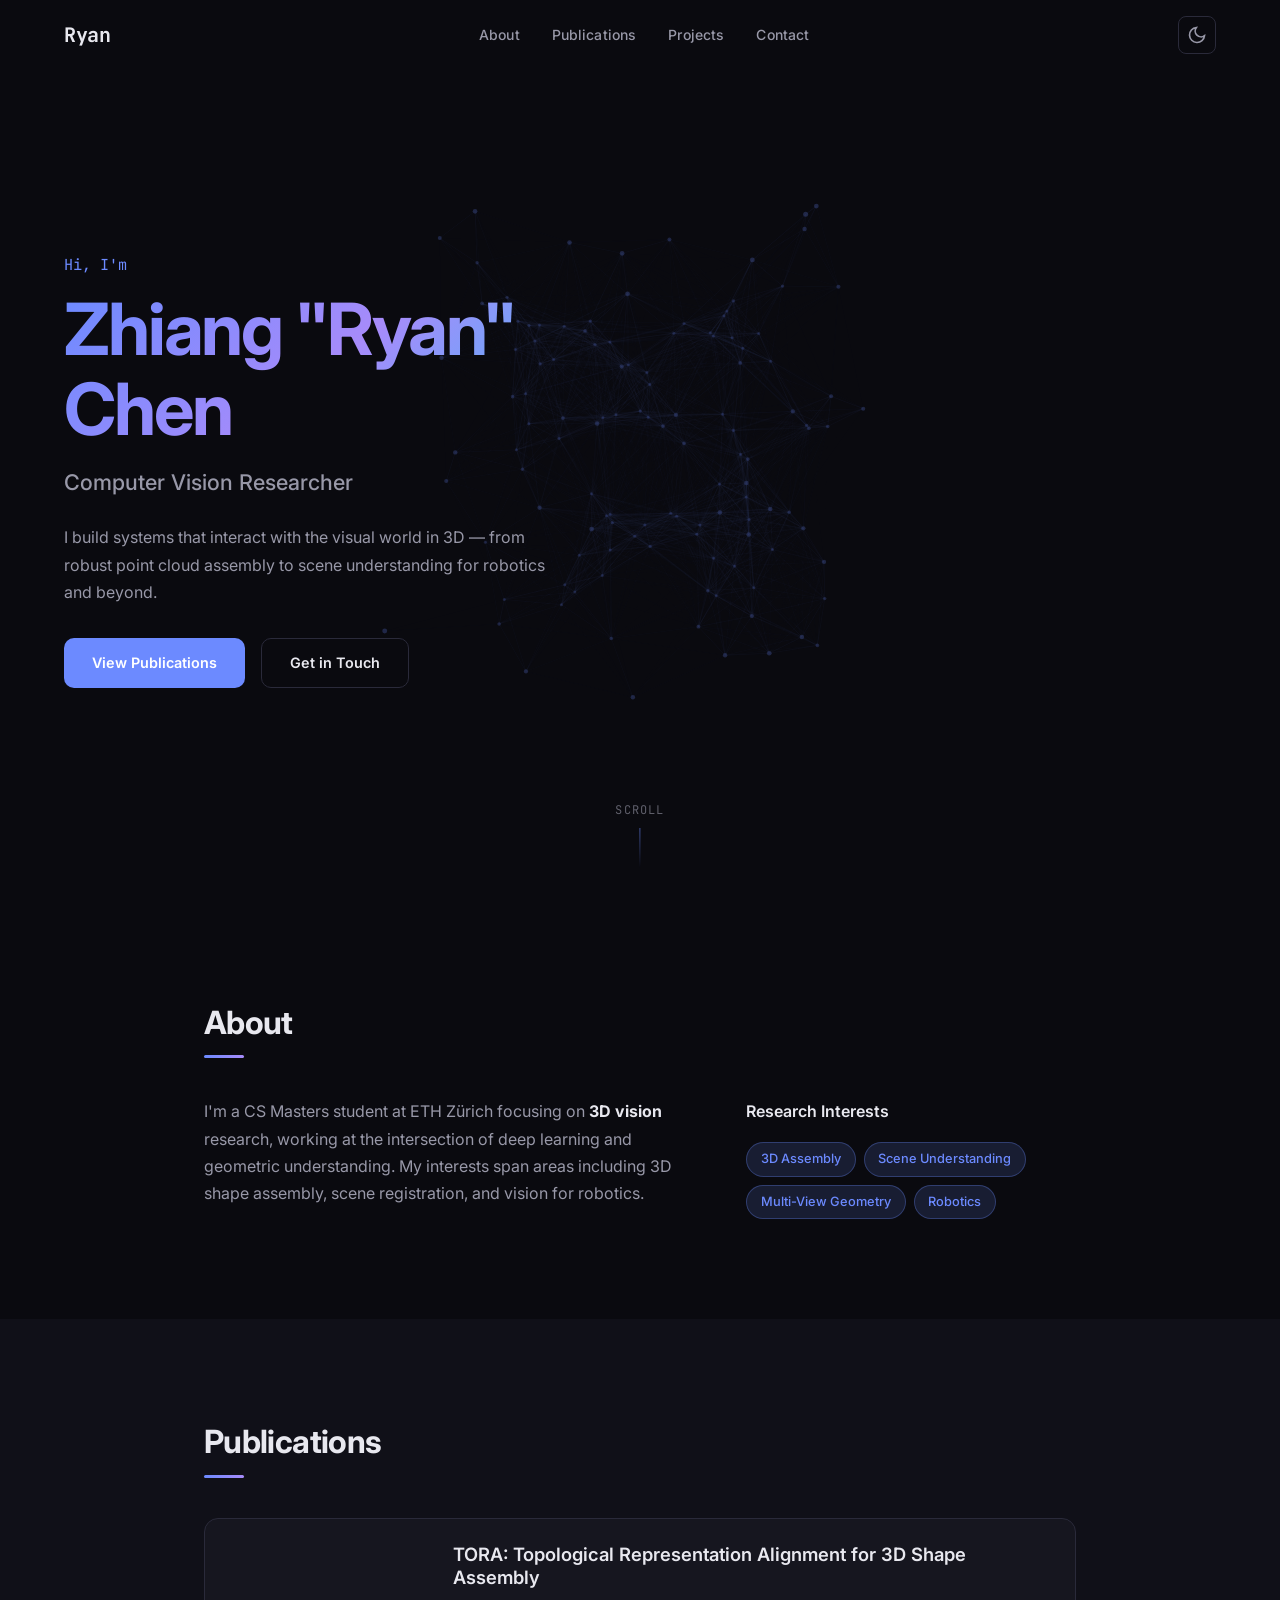
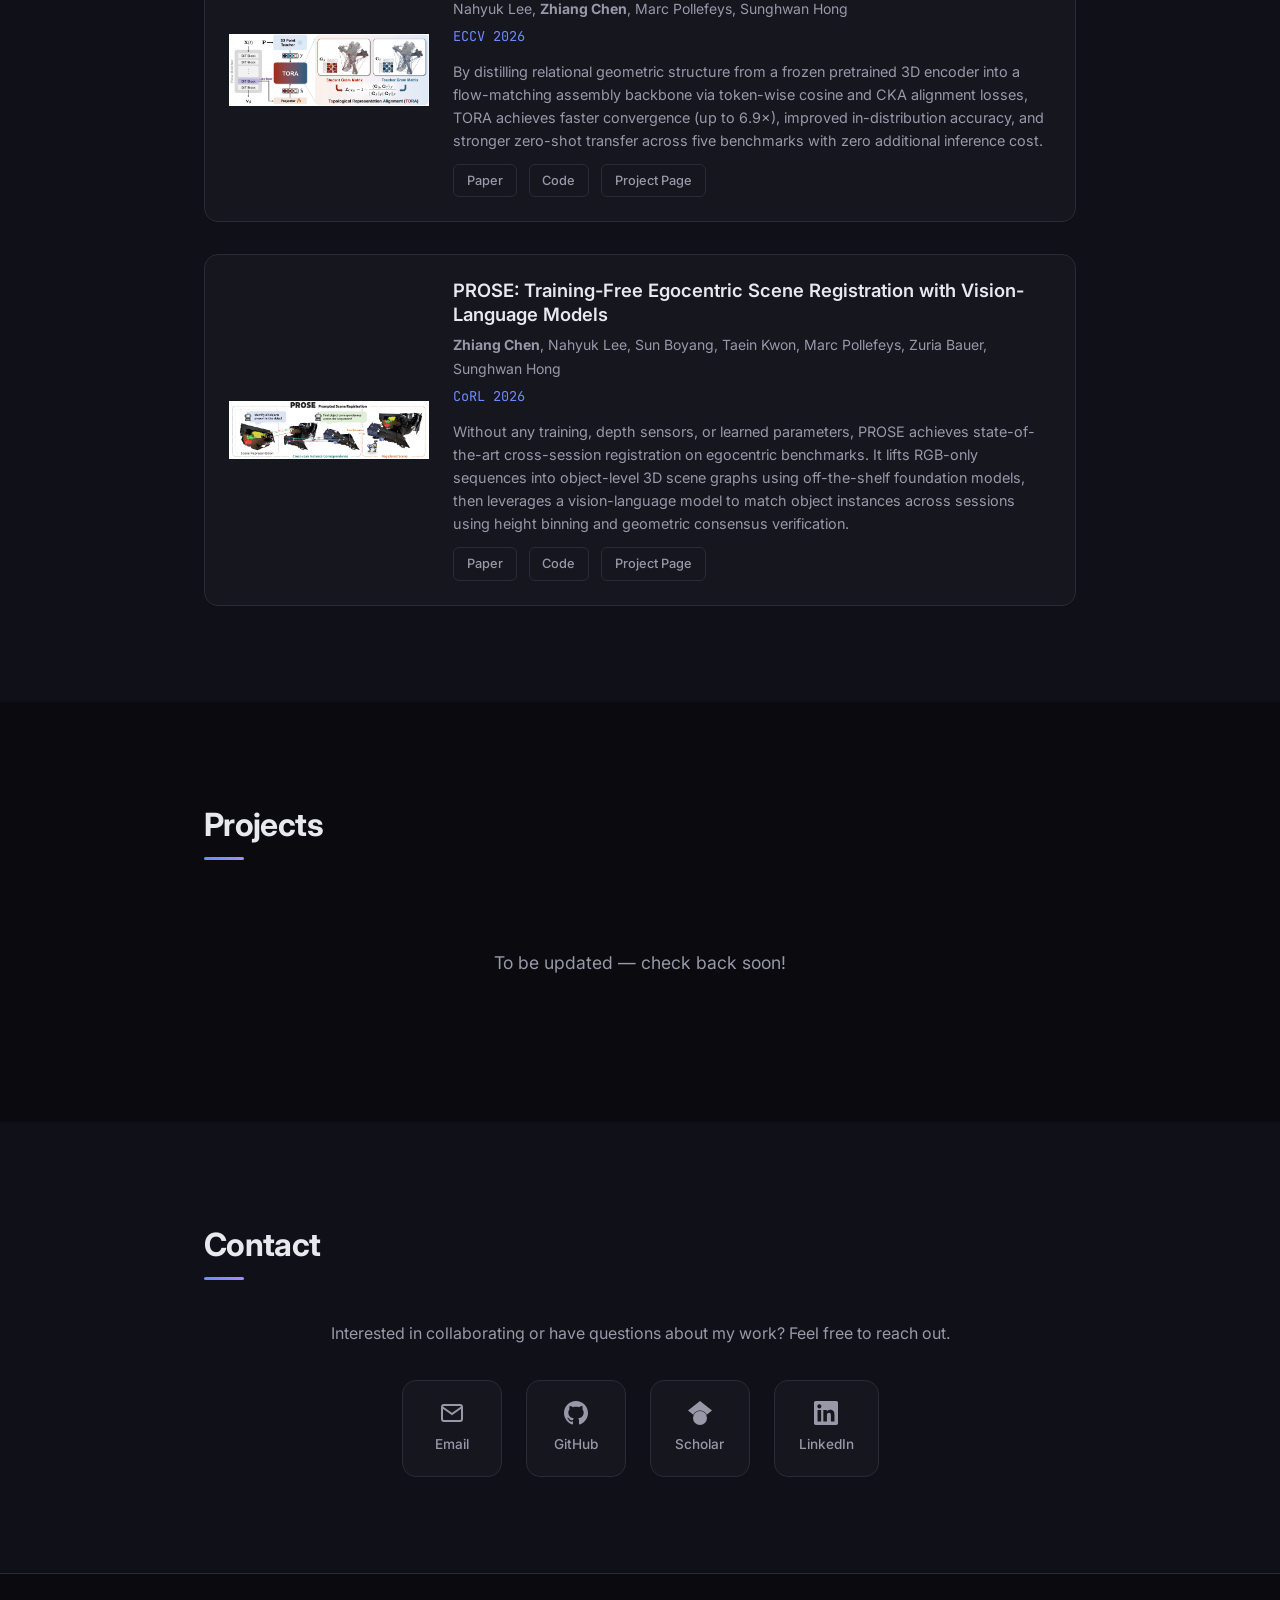
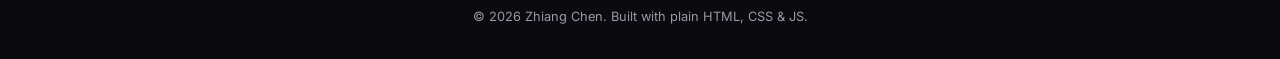
<file: index.html>
<!DOCTYPE html>
<html lang="en">
<head>
  <meta charset="UTF-8">
  <meta name="viewport" content="width=device-width, initial-scale=1.0">
  <title>Zhiang "Ryan" Chen — Computer Vision Researcher</title>
  <link rel="preconnect" href="https://fonts.googleapis.com">
  <link rel="preconnect" href="https://fonts.gstatic.com" crossorigin>
  <link href="https://fonts.googleapis.com/css2?family=Inter:wght@400;500;600;700&family=JetBrains+Mono:wght@400;500&display=swap" rel="stylesheet">
  <link rel="stylesheet" href="style.css">
</head>
<body>
  <canvas id="bg-canvas"></canvas>

  <nav class="navbar" id="navbar">
    <a href="#" class="nav-logo">Ryan</a>
    <div class="nav-links">
      <a href="#about">About</a>
      <a href="#publications">Publications</a>
      <a href="#projects">Projects</a>
      <a href="#contact">Contact</a>
    </div>
    <button class="theme-toggle" id="theme-toggle" aria-label="Toggle theme">
      <svg class="icon-sun" width="20" height="20" viewBox="0 0 24 24" fill="none" stroke="currentColor" stroke-width="2"><circle cx="12" cy="12" r="5"/><line x1="12" y1="1" x2="12" y2="3"/><line x1="12" y1="21" x2="12" y2="23"/><line x1="4.22" y1="4.22" x2="5.64" y2="5.64"/><line x1="18.36" y1="18.36" x2="19.78" y2="19.78"/><line x1="1" y1="12" x2="3" y2="12"/><line x1="21" y1="12" x2="23" y2="12"/><line x1="4.22" y1="19.78" x2="5.64" y2="18.36"/><line x1="18.36" y1="5.64" x2="19.78" y2="4.22"/></svg>
      <svg class="icon-moon" width="20" height="20" viewBox="0 0 24 24" fill="none" stroke="currentColor" stroke-width="2"><path d="M21 12.79A9 9 0 1 1 11.21 3 7 7 0 0 0 21 12.79z"/></svg>
    </button>
  </nav>

  <main>
    <!-- Hero -->
    <section class="hero" id="hero">
      <div class="hero-content">
        <div class="hero-text">
          <p class="hero-greeting">Hi, I'm</p>
          <h1 class="hero-name">Zhiang "Ryan" Chen</h1>
          <p class="hero-tagline">Computer Vision Researcher</p>
          <p class="hero-description">
            I build systems that interact with the visual world in 3D — from robust point cloud assembly
            to scene understanding for robotics and beyond.
          </p>
          <div class="hero-cta">
            <a href="#publications" class="btn btn-primary">View Publications</a>
            <a href="#contact" class="btn btn-outline">Get in Touch</a>
          </div>
        </div>
        <div class="hero-visual">
          <div class="point-cloud" id="point-cloud"></div>
        </div>
      </div>
      <div class="scroll-indicator">
        <span>Scroll</span>
        <div class="scroll-line"></div>
      </div>
    </section>

    <!-- About -->
    <section class="section" id="about">
      <div class="section-container">
        <h2 class="section-title">About</h2>
        <div class="about-grid">
          <div class="about-text">
            <p>
              I'm a CS Masters student at ETH Zürich focusing on <strong>3D vision</strong> research,
              working at the intersection of deep learning and geometric understanding.
              My interests span areas including 3D shape assembly, scene registration, and vision for robotics.
            </p>
          </div>
          <div class="about-interests">
            <h3>Research Interests</h3>
            <div class="tag-list">
              <span class="tag">3D Assembly</span>
              <span class="tag">Scene Understanding</span>
              <span class="tag">Multi-View Geometry</span>
              <span class="tag">Robotics</span>
            </div>
          </div>
        </div>
      </div>
    </section>

    <!-- Publications -->
    <section class="section section-alt" id="publications">
      <div class="section-container">
        <h2 class="section-title">Publications</h2>
        <div class="publications-list">

          <article class="pub-card">
            <div class="pub-thumbnail">
              <img src="assets/tora.png" alt="TORA paper figure">
            </div>
            <div class="pub-info">
              <h3 class="pub-title">TORA: Topological Representation Alignment for 3D Shape Assembly</h3>
              <p class="pub-authors">Nahyuk Lee, <strong>Zhiang Chen</strong>, Marc Pollefeys, Sunghwan Hong</p>
              <p class="pub-venue">ECCV 2026</p>
              <p class="pub-abstract">
                By distilling relational geometric structure from a frozen pretrained 3D encoder into a flow-matching assembly backbone via token-wise cosine and CKA alignment losses, TORA achieves faster convergence (up to 6.9×), improved in-distribution accuracy, and stronger zero-shot transfer across five benchmarks with zero additional inference cost.
              </p>
              <div class="pub-links">
                <a href="https://arxiv.org/abs/2604.04050" class="pub-link">Paper</a>
                <a href="https://github.com/NahyukLEE/tora" class="pub-link">Code</a>
                <a href="https://nahyuklee.github.io/tora/" class="pub-link">Project Page</a>
              </div>
            </div>
          </article>

          <article class="pub-card">
            <div class="pub-thumbnail">
              <img src="assets/prose.png" alt="PROSE paper figure">
            </div>
            <div class="pub-info">
              <h3 class="pub-title">PROSE: Training-Free Egocentric Scene Registration with Vision-Language Models</h3>
              <p class="pub-authors"><strong>Zhiang Chen</strong>, Nahyuk Lee, Sun Boyang, Taein Kwon, Marc Pollefeys, Zuria Bauer, Sunghwan Hong</p>
              <p class="pub-venue">CoRL 2026</p>
              <p class="pub-abstract">
                Without any training, depth sensors, or learned parameters, PROSE achieves state-of-the-art cross-session registration on egocentric benchmarks. It lifts RGB-only sequences into object-level 3D scene graphs using off-the-shelf foundation models, then leverages a vision-language model to match object instances across sessions using height binning and geometric consensus verification.
              </p>
              <div class="pub-links">
                <a href="https://arxiv.org/abs/2606.16569" class="pub-link">Paper</a>
                <a href="https://github.com/RCKola/prose" class="pub-link">Code</a>
                <a href="prose/" class="pub-link">Project Page</a>
              </div>
            </div>
          </article>

        </div>
      </div>
    </section>

    <!-- Projects -->
    <section class="section" id="projects">
      <div class="section-container">
        <h2 class="section-title">Projects</h2>
        <p class="projects-placeholder">To be updated — check back soon!</p>
        <div class="projects-grid" style="display: none;">

          <article class="project-card">
            <div class="project-header">
              <svg width="24" height="24" viewBox="0 0 24 24" fill="none" stroke="currentColor" stroke-width="2"><path d="M22 19a2 2 0 0 1-2 2H4a2 2 0 0 1-2-2V5a2 2 0 0 1 2-2h5l2 3h9a2 2 0 0 1 2 2z"/></svg>
              <div class="project-links-top">
                <a href="#" aria-label="GitHub"><svg width="20" height="20" viewBox="0 0 24 24" fill="currentColor"><path d="M12 0c-6.626 0-12 5.373-12 12 0 5.302 3.438 9.8 8.207 11.387.599.111.793-.261.793-.577v-2.234c-3.338.726-4.033-1.416-4.033-1.416-.546-1.387-1.333-1.756-1.333-1.756-1.089-.745.083-.729.083-.729 1.205.084 1.839 1.237 1.839 1.237 1.07 1.834 2.807 1.304 3.492.997.107-.775.418-1.305.762-1.604-2.665-.305-5.467-1.334-5.467-5.931 0-1.311.469-2.381 1.236-3.221-.124-.303-.535-1.524.117-3.176 0 0 1.008-.322 3.301 1.23.957-.266 1.983-.399 3.003-.404 1.02.005 2.047.138 3.006.404 2.291-1.552 3.297-1.23 3.297-1.23.653 1.653.242 2.874.118 3.176.77.84 1.235 1.911 1.235 3.221 0 4.609-2.807 5.624-5.479 5.921.43.372.823 1.102.823 2.222v3.293c0 .319.192.694.801.576 4.765-1.589 8.199-6.086 8.199-11.386 0-6.627-5.373-12-12-12z"/></svg></a>
              </div>
            </div>
            <h3 class="project-title">Project Name</h3>
            <p class="project-desc">
              Short description of a notable project. What it does, what techniques it uses.
            </p>
            <div class="project-tech">
              <span>Python</span>
              <span>PyTorch</span>
              <span>Open3D</span>
            </div>
          </article>

          <article class="project-card">
            <div class="project-header">
              <svg width="24" height="24" viewBox="0 0 24 24" fill="none" stroke="currentColor" stroke-width="2"><path d="M22 19a2 2 0 0 1-2 2H4a2 2 0 0 1-2-2V5a2 2 0 0 1 2-2h5l2 3h9a2 2 0 0 1 2 2z"/></svg>
              <div class="project-links-top">
                <a href="#" aria-label="GitHub"><svg width="20" height="20" viewBox="0 0 24 24" fill="currentColor"><path d="M12 0c-6.626 0-12 5.373-12 12 0 5.302 3.438 9.8 8.207 11.387.599.111.793-.261.793-.577v-2.234c-3.338.726-4.033-1.416-4.033-1.416-.546-1.387-1.333-1.756-1.333-1.756-1.089-.745.083-.729.083-.729 1.205.084 1.839 1.237 1.839 1.237 1.07 1.834 2.807 1.304 3.492.997.107-.775.418-1.305.762-1.604-2.665-.305-5.467-1.334-5.467-5.931 0-1.311.469-2.381 1.236-3.221-.124-.303-.535-1.524.117-3.176 0 0 1.008-.322 3.301 1.23.957-.266 1.983-.399 3.003-.404 1.02.005 2.047.138 3.006.404 2.291-1.552 3.297-1.23 3.297-1.23.653 1.653.242 2.874.118 3.176.77.84 1.235 1.911 1.235 3.221 0 4.609-2.807 5.624-5.479 5.921.43.372.823 1.102.823 2.222v3.293c0 .319.192.694.801.576 4.765-1.589 8.199-6.086 8.199-11.386 0-6.627-5.373-12-12-12z"/></svg></a>
              </div>
            </div>
            <h3 class="project-title">Project Name</h3>
            <p class="project-desc">
              Short description of another project. Could be a tool, library, or demo.
            </p>
            <div class="project-tech">
              <span>C++</span>
              <span>CUDA</span>
              <span>OpenCV</span>
            </div>
          </article>

          <article class="project-card">
            <div class="project-header">
              <svg width="24" height="24" viewBox="0 0 24 24" fill="none" stroke="currentColor" stroke-width="2"><path d="M22 19a2 2 0 0 1-2 2H4a2 2 0 0 1-2-2V5a2 2 0 0 1 2-2h5l2 3h9a2 2 0 0 1 2 2z"/></svg>
              <div class="project-links-top">
                <a href="#" aria-label="GitHub"><svg width="20" height="20" viewBox="0 0 24 24" fill="currentColor"><path d="M12 0c-6.626 0-12 5.373-12 12 0 5.302 3.438 9.8 8.207 11.387.599.111.793-.261.793-.577v-2.234c-3.338.726-4.033-1.416-4.033-1.416-.546-1.387-1.333-1.756-1.333-1.756-1.089-.745.083-.729.083-.729 1.205.084 1.839 1.237 1.839 1.237 1.07 1.834 2.807 1.304 3.492.997.107-.775.418-1.305.762-1.604-2.665-.305-5.467-1.334-5.467-5.931 0-1.311.469-2.381 1.236-3.221-.124-.303-.535-1.524.117-3.176 0 0 1.008-.322 3.301 1.23.957-.266 1.983-.399 3.003-.404 1.02.005 2.047.138 3.006.404 2.291-1.552 3.297-1.23 3.297-1.23.653 1.653.242 2.874.118 3.176.77.84 1.235 1.911 1.235 3.221 0 4.609-2.807 5.624-5.479 5.921.43.372.823 1.102.823 2.222v3.293c0 .319.192.694.801.576 4.765-1.589 8.199-6.086 8.199-11.386 0-6.627-5.373-12-12-12z"/></svg></a>
              </div>
            </div>
            <h3 class="project-title">Project Name</h3>
            <p class="project-desc">
              Description of a third project — maybe a visualization tool or a dataset contribution.
            </p>
            <div class="project-tech">
              <span>Python</span>
              <span>Three.js</span>
              <span>WebGL</span>
            </div>
          </article>

        </div>
      </div>
    </section>

    <!-- Contact -->
    <section class="section section-alt" id="contact">
      <div class="section-container">
        <h2 class="section-title">Contact</h2>
        <div class="contact-content">
          <p>Interested in collaborating or have questions about my work? Feel free to reach out.</p>
          <div class="contact-links">
            <a href="mailto:zhiachen@ethz.com" class="contact-item">
              <svg width="24" height="24" viewBox="0 0 24 24" fill="none" stroke="currentColor" stroke-width="2"><path d="M4 4h16c1.1 0 2 .9 2 2v12c0 1.1-.9 2-2 2H4c-1.1 0-2-.9-2-2V6c0-1.1.9-2 2-2z"/><polyline points="22,6 12,13 2,6"/></svg>
              <span>Email</span>
            </a>
            <a href="https://github.com/RCKola" class="contact-item">
              <svg width="24" height="24" viewBox="0 0 24 24" fill="currentColor"><path d="M12 0c-6.626 0-12 5.373-12 12 0 5.302 3.438 9.8 8.207 11.387.599.111.793-.261.793-.577v-2.234c-3.338.726-4.033-1.416-4.033-1.416-.546-1.387-1.333-1.756-1.333-1.756-1.089-.745.083-.729.083-.729 1.205.084 1.839 1.237 1.839 1.237 1.07 1.834 2.807 1.304 3.492.997.107-.775.418-1.305.762-1.604-2.665-.305-5.467-1.334-5.467-5.931 0-1.311.469-2.381 1.236-3.221-.124-.303-.535-1.524.117-3.176 0 0 1.008-.322 3.301 1.23.957-.266 1.983-.399 3.003-.404 1.02.005 2.047.138 3.006.404 2.291-1.552 3.297-1.23 3.297-1.23.653 1.653.242 2.874.118 3.176.77.84 1.235 1.911 1.235 3.221 0 4.609-2.807 5.624-5.479 5.921.43.372.823 1.102.823 2.222v3.293c0 .319.192.694.801.576 4.765-1.589 8.199-6.086 8.199-11.386 0-6.627-5.373-12-12-12z"/></svg>
              <span>GitHub</span>
            </a>
            <a href="https://scholar.google.com/" class="contact-item">
              <svg width="24" height="24" viewBox="0 0 24 24" fill="currentColor"><path d="M5.242 13.769L0 9.5 12 0l12 9.5-5.242 4.269C17.548 11.249 14.978 9.5 12 9.5c-2.977 0-5.548 1.748-6.758 4.269zM12 10a7 7 0 1 0 0 14 7 7 0 0 0 0-14z"/></svg>
              <span>Scholar</span>
            </a>
            <a href="https://www.linkedin.com/in/ryanzhiangchen/" class="contact-item">
              <svg width="24" height="24" viewBox="0 0 24 24" fill="currentColor"><path d="M20.447 20.452h-3.554v-5.569c0-1.328-.027-3.037-1.852-3.037-1.853 0-2.136 1.445-2.136 2.939v5.667H9.351V9h3.414v1.561h.046c.477-.9 1.637-1.85 3.37-1.85 3.601 0 4.267 2.37 4.267 5.455v6.286zM5.337 7.433c-1.144 0-2.063-.926-2.063-2.065 0-1.138.92-2.063 2.063-2.063 1.14 0 2.064.925 2.064 2.063 0 1.139-.925 2.065-2.064 2.065zm1.782 13.019H3.555V9h3.564v11.452zM22.225 0H1.771C.792 0 0 .774 0 1.729v20.542C0 23.227.792 24 1.771 24h20.451C23.2 24 24 23.227 24 22.271V1.729C24 .774 23.2 0 22.222 0h.003z"/></svg>
              <span>LinkedIn</span>
            </a>
          </div>
        </div>
      </div>
    </section>
  </main>

  <footer class="footer">
    <p>&copy; 2026 Zhiang Chen. Built with plain HTML, CSS &amp; JS.</p>
  </footer>

  <script src="script.js"></script>
</body>
</html>
</file>
<file: style.css>
/* ===== Reset & Variables ===== */
*,
*::before,
*::after {
  margin: 0;
  padding: 0;
  box-sizing: border-box;
}

:root {
  --bg: #0a0a0f;
  --bg-alt: #101018;
  --surface: #16161f;
  --surface-hover: #1e1e2a;
  --border: #2a2a3a;
  --text: #e8e8ef;
  --text-secondary: #9898a8;
  --accent: #6c8aff;
  --accent-hover: #8ba3ff;
  --accent-glow: rgba(108, 138, 255, 0.15);
  --gradient-1: #6c8aff;
  --gradient-2: #a78bfa;
  --gradient-3: #38bdf8;
  --font-body: 'Inter', -apple-system, BlinkMacSystemFont, sans-serif;
  --font-mono: 'JetBrains Mono', 'Fira Code', monospace;
  --transition: 0.5s cubic-bezier(0.4, 0, 0.2, 1);
}

[data-theme="light"] {
  --bg: #fafafa;
  --bg-alt: #f0f0f5;
  --surface: #ffffff;
  --surface-hover: #f5f5fa;
  --border: #e0e0ea;
  --text: #1a1a2e;
  --text-secondary: #6a6a7a;
  --accent: #4a6adf;
  --accent-hover: #3a5ad0;
  --accent-glow: rgba(74, 106, 223, 0.1);
}

html {
  scroll-behavior: smooth;
  scroll-padding-top: 80px;
}

body {
  font-family: var(--font-body);
  background: var(--bg);
  color: var(--text);
  line-height: 1.7;
  overflow-x: hidden;
  transition: background var(--transition), color var(--transition);
}

a {
  color: var(--accent);
  text-decoration: none;
  transition: color var(--transition);
}

a:hover {
  color: var(--accent-hover);
}

/* ===== Background Canvas ===== */
#bg-canvas {
  position: fixed;
  top: 0;
  left: 0;
  width: 100%;
  height: 100%;
  z-index: 0;
  pointer-events: none;
  opacity: 0.4;
}

[data-theme="light"] #bg-canvas {
  opacity: 0.6;
}

/* ===== Navbar ===== */
.navbar {
  position: fixed;
  top: 0;
  left: 0;
  right: 0;
  z-index: 100;
  display: flex;
  align-items: center;
  justify-content: space-between;
  padding: 0 clamp(1.5rem, 5vw, 4rem);
  height: 70px;
  background: transparent;
  transition: background var(--transition), box-shadow var(--transition),
              backdrop-filter var(--transition);
}

.navbar.scrolled {
  background: color-mix(in srgb, var(--bg) 80%, transparent);
  backdrop-filter: blur(16px);
  -webkit-backdrop-filter: blur(16px);
  box-shadow: 0 1px 0 var(--border);
}

.nav-logo {
  font-family: var(--font-mono);
  font-weight: 700;
  font-size: 1.25rem;
  color: var(--text);
  letter-spacing: -0.02em;
}

.nav-links {
  display: flex;
  gap: 2rem;
}

.nav-links a {
  color: var(--text-secondary);
  font-size: 0.875rem;
  font-weight: 500;
  letter-spacing: 0.01em;
  position: relative;
}

.nav-links a::after {
  content: '';
  position: absolute;
  bottom: -4px;
  left: 0;
  width: 0;
  height: 2px;
  background: var(--accent);
  transition: width var(--transition);
}

.nav-links a:hover {
  color: var(--text);
}

.nav-links a:hover::after {
  width: 100%;
}

.theme-toggle {
  background: none;
  border: 1px solid var(--border);
  border-radius: 8px;
  padding: 8px;
  cursor: pointer;
  color: var(--text-secondary);
  display: flex;
  align-items: center;
  justify-content: center;
  transition: all var(--transition);
}

.theme-toggle:hover {
  color: var(--text);
  border-color: var(--text-secondary);
}

.icon-moon {
  display: block;
}

.icon-sun {
  display: none;
}

[data-theme="light"] .icon-moon {
  display: none;
}

[data-theme="light"] .icon-sun {
  display: block;
}

/* ===== Hero ===== */
.hero {
  position: relative;
  z-index: 1;
  min-height: 100vh;
  display: flex;
  flex-direction: column;
  justify-content: center;
  padding: 100px clamp(1.5rem, 5vw, 4rem) 60px;
}

.hero-content {
  display: grid;
  grid-template-columns: 1fr 1fr;
  gap: 4rem;
  align-items: center;
  max-width: 1200px;
  margin: 0 auto;
  width: 100%;
}

.hero-greeting {
  font-family: var(--font-mono);
  font-size: 0.95rem;
  color: var(--accent);
  margin-bottom: 0.75rem;
}

.hero-name {
  font-size: clamp(2.5rem, 6vw, 4.5rem);
  font-weight: 700;
  line-height: 1.1;
  letter-spacing: -0.03em;
  margin-bottom: 1rem;
  background: linear-gradient(135deg, var(--gradient-1), var(--gradient-2), var(--gradient-3));
  -webkit-background-clip: text;
  background-clip: text;
  -webkit-text-fill-color: transparent;
}

.hero-tagline {
  font-size: clamp(1.1rem, 2vw, 1.35rem);
  color: var(--text-secondary);
  margin-bottom: 1.5rem;
  font-weight: 500;
}

.hero-description {
  color: var(--text-secondary);
  max-width: 500px;
  margin-bottom: 2rem;
  font-size: 1rem;
}

.hero-cta {
  display: flex;
  gap: 1rem;
  flex-wrap: wrap;
}

.btn {
  display: inline-flex;
  align-items: center;
  padding: 0.75rem 1.75rem;
  border-radius: 10px;
  font-weight: 600;
  font-size: 0.9rem;
  transition: all var(--transition);
  cursor: pointer;
}

.btn-primary {
  background: var(--accent);
  color: #fff;
}

.btn-primary:hover {
  background: var(--accent-hover);
  color: #fff;
  transform: translateY(-1px);
  box-shadow: 0 8px 24px var(--accent-glow);
}

.btn-outline {
  border: 1px solid var(--border);
  color: var(--text);
  background: transparent;
}

.btn-outline:hover {
  border-color: var(--accent);
  color: var(--accent);
  transform: translateY(-1px);
}

.hero-visual {
  display: flex;
  align-items: center;
  justify-content: center;
}

.point-cloud {
  width: 100%;
  max-width: 450px;
  aspect-ratio: 1;
  position: relative;
}

.scroll-indicator {
  position: absolute;
  bottom: 2rem;
  left: 50%;
  transform: translateX(-50%);
  display: flex;
  flex-direction: column;
  align-items: center;
  gap: 0.5rem;
  color: var(--text-secondary);
  font-size: 0.75rem;
  font-family: var(--font-mono);
  letter-spacing: 0.1em;
  text-transform: uppercase;
  opacity: 0.6;
}

.scroll-line {
  width: 1px;
  height: 40px;
  background: linear-gradient(to bottom, var(--accent), transparent);
  animation: scroll-pulse 2s ease-in-out infinite;
}

@keyframes scroll-pulse {
  0%, 100% { opacity: 0.3; transform: scaleY(0.6); }
  50% { opacity: 1; transform: scaleY(1); }
}

/* ===== Sections ===== */
.section {
  position: relative;
  z-index: 1;
  padding: 6rem 0;
}

.section-alt {
  background: var(--bg-alt);
}

.section-container {
  max-width: 1000px;
  margin: 0 auto;
  padding: 0 clamp(1.5rem, 5vw, 4rem);
}

.section-title {
  font-size: 2rem;
  font-weight: 700;
  margin-bottom: 3rem;
  letter-spacing: -0.02em;
  position: relative;
  display: inline-block;
}

.section-title::after {
  content: '';
  position: absolute;
  bottom: -8px;
  left: 0;
  width: 40px;
  height: 3px;
  background: linear-gradient(90deg, var(--gradient-1), var(--gradient-2));
  border-radius: 2px;
}

/* ===== About ===== */
.about-grid {
  display: grid;
  grid-template-columns: 1.5fr 1fr;
  gap: 3rem;
  align-items: start;
}

.about-text p {
  color: var(--text-secondary);
  margin-bottom: 1rem;
}

.about-text strong {
  color: var(--text);
}

.about-interests h3 {
  font-size: 1rem;
  font-weight: 600;
  margin-bottom: 1rem;
  color: var(--text);
}

.tag-list {
  display: flex;
  flex-wrap: wrap;
  gap: 0.5rem;
}

.tag {
  display: inline-block;
  padding: 0.35rem 0.85rem;
  background: var(--accent-glow);
  border: 1px solid color-mix(in srgb, var(--accent) 30%, transparent);
  border-radius: 20px;
  font-size: 0.8rem;
  color: var(--accent);
  font-weight: 500;
  transition: all var(--transition);
}

.tag:hover {
  background: color-mix(in srgb, var(--accent) 20%, transparent);
  transform: translateY(-1px);
}

/* ===== Publications ===== */
.publications-list {
  display: flex;
  flex-direction: column;
  gap: 2rem;
}

.pub-card {
  position: relative;
  display: grid;
  grid-template-columns: 200px 1fr;
  gap: 1.5rem;
  padding: 1.5rem;
  background: var(--surface);
  border: 1px solid var(--border);
  border-radius: 14px;
  transition: all var(--transition);
}

.pub-card:hover {
  border-color: color-mix(in srgb, var(--accent) 40%, transparent);
  box-shadow: 0 4px 24px var(--accent-glow);
  transform: translateY(-2px);
}

.pub-thumbnail {
  border-radius: 10px;
  overflow: hidden;
  display: flex;
  align-items: center;
  justify-content: center;
}

.pub-thumbnail img {
  width: 100%;
  height: auto;
  display: block;
  cursor: zoom-in;
}

/* Lightbox overlay for enlarged thumbnails */
.pub-lightbox {
  position: fixed;
  inset: 0;
  z-index: 1000;
  display: flex;
  align-items: center;
  justify-content: center;
  background: rgba(0, 0, 0, 0.75);
  cursor: zoom-out;
}

.pub-lightbox img {
  max-width: 90vw;
  max-height: 90vh;
  object-fit: contain;
  border-radius: 10px;
  box-shadow: 0 8px 40px rgba(0, 0, 0, 0.4);
}

.pub-placeholder {
  color: var(--text-secondary);
  opacity: 0.4;
}

.pub-title {
  font-size: 1.15rem;
  font-weight: 600;
  margin-bottom: 0.4rem;
  line-height: 1.3;
}

.pub-authors {
  font-size: 0.875rem;
  color: var(--text-secondary);
  margin-bottom: 0.25rem;
}

.pub-venue {
  font-size: 0.85rem;
  color: var(--accent);
  font-family: var(--font-mono);
  margin-bottom: 0.75rem;
}

.pub-abstract {
  font-size: 0.9rem;
  color: var(--text-secondary);
  line-height: 1.6;
  margin-bottom: 0.75rem;
}

.pub-links {
  display: flex;
  gap: 0.75rem;
}

.pub-link {
  display: inline-flex;
  align-items: center;
  padding: 0.3rem 0.8rem;
  border: 1px solid var(--border);
  border-radius: 6px;
  font-size: 0.8rem;
  font-weight: 500;
  color: var(--text-secondary);
  transition: all var(--transition);
}

.pub-link:hover {
  border-color: var(--accent);
  color: var(--accent);
  background: var(--accent-glow);
}

/* ===== Projects ===== */
.projects-grid {
  display: grid;
  grid-template-columns: repeat(auto-fill, minmax(280px, 1fr));
  gap: 1.5rem;
}

.project-card {
  padding: 1.5rem;
  background: var(--surface);
  border: 1px solid var(--border);
  border-radius: 14px;
  transition: all var(--transition);
  display: flex;
  flex-direction: column;
}

.project-card:hover {
  border-color: color-mix(in srgb, var(--accent) 40%, transparent);
  box-shadow: 0 4px 24px var(--accent-glow);
  transform: translateY(-3px);
}

.project-header {
  display: flex;
  justify-content: space-between;
  align-items: center;
  margin-bottom: 1.25rem;
  color: var(--accent);
}

.project-links-top a {
  color: var(--text-secondary);
  transition: color var(--transition);
}

.project-links-top a:hover {
  color: var(--text);
}

.project-title {
  font-size: 1.1rem;
  font-weight: 600;
  margin-bottom: 0.5rem;
}

.project-desc {
  font-size: 0.9rem;
  color: var(--text-secondary);
  line-height: 1.6;
  flex: 1;
  margin-bottom: 1.25rem;
}

.project-tech {
  display: flex;
  flex-wrap: wrap;
  gap: 0.5rem;
}

.project-tech span {
  font-family: var(--font-mono);
  font-size: 0.75rem;
  color: var(--text-secondary);
}

.project-tech span::before {
  content: '#';
  color: var(--accent);
  margin-right: 2px;
}

.projects-placeholder {
  text-align: center;
  color: var(--text-secondary);
  font-size: 1.1rem;
  padding: 3rem 0;
}

/* ===== Contact ===== */
.contact-content {
  text-align: center;
  max-width: 800px;
  margin: 0 auto;
}

.contact-content > p {
  color: var(--text-secondary);
  margin-bottom: 2rem;
}

.contact-links {
  display: flex;
  justify-content: center;
  gap: 1.5rem;
  flex-wrap: nowrap;
}

.contact-item {
  display: flex;
  flex-direction: column;
  align-items: center;
  gap: 0.5rem;
  padding: 1.25rem 1.5rem;
  background: var(--surface);
  border: 1px solid var(--border);
  border-radius: 14px;
  color: var(--text-secondary);
  font-size: 0.85rem;
  font-weight: 500;
  min-width: 100px;
  transition: all var(--transition);
}

.contact-item:hover {
  color: var(--accent);
  border-color: var(--accent);
  transform: translateY(-3px);
  box-shadow: 0 4px 24px var(--accent-glow);
}

/* ===== Footer ===== */
.footer {
  position: relative;
  z-index: 1;
  text-align: center;
  padding: 2rem;
  color: var(--text-secondary);
  font-size: 0.8rem;
  border-top: 1px solid var(--border);
}

/* ===== Animations ===== */
.fade-in {
  opacity: 0;
  transform: translateY(20px);
  transition: opacity 0.9s ease, transform 0.9s ease;
}

.fade-in.visible {
  opacity: 1;
  transform: translateY(0);
}

/* ===== Responsive ===== */
@media (max-width: 900px) {
  .hero-content {
    grid-template-columns: 1fr;
    text-align: center;
  }

  .hero-description {
    margin-left: auto;
    margin-right: auto;
  }

  .hero-cta {
    justify-content: center;
  }

  .hero-visual {
    display: none;
  }

  .about-grid {
    grid-template-columns: 1fr;
  }

  .pub-card {
    grid-template-columns: 1fr;
  }

  .pub-thumbnail {
    max-height: 160px;
  }
}

@media (max-width: 600px) {
  .nav-links {
    display: none;
  }

  .hero {
    min-height: 90vh;
  }

  .section {
    padding: 4rem 0;
  }

  .projects-grid {
    grid-template-columns: 1fr;
  }

  .contact-links {
    flex-wrap: wrap;
  }
}
</file>
